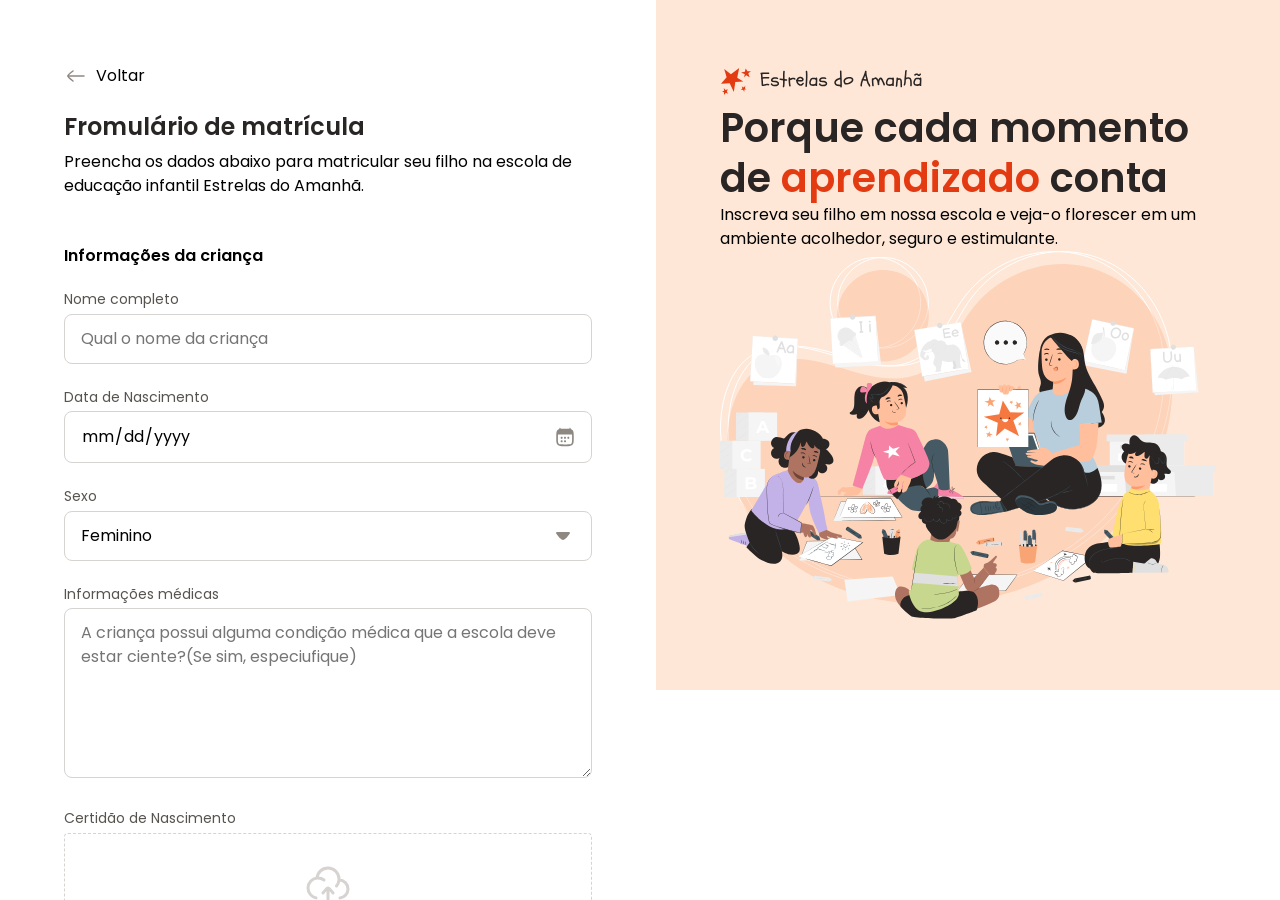
<file: Fromulário-de-matrícula/index.html>
<!DOCTYPE html>
<html lang="pt-br">
<head>
    <link rel="preconnect" href="https://fonts.googleapis.com">
    <link rel="preconnect" href="https://fonts.gstatic.com" crossorigin>
    <meta charset="UTF-8">
    <meta name="viewport" 
    content="width=device-width, initial-scale=1.0">
    <title>Estrelas do Amanhã</title>
    <link rel="stylesheet" href="style/index.css">
    <link href="https://fonts.googleapis.com/css2?family=Poppins:ital,wght@0,100;0,200;0,300;0,400;0,500;0,600;0,700;0,800;0,900;1,100;1,200;1,300;1,400;1,500;1,600;1,700;1,800;1,900&display=swap" rel="stylesheet">
</head>
<body>
    <div id="app">
        
        <main>
        
            <div class="main-container">
        
                <div class="back">
                    <img src="assets/icons/arrow-left-02.svg" alt="">
                    <span>Voltar</span>
        
                </div>
        
                <h1>Fromulário de matrícula</h1>
                <p>Preencha os dados abaixo para matricular seu 
                    filho na escola de educação infantil Estrelas 
                    do Amanhã.
                </p>
        
                <form>
        
                    <fieldset class="child-info">
        
                        <legend>Informações da criança</legend>
        
                        <div>
                            <label for="fullname">Nome completo</label>
                            <input 
                                id="fullname" 
                                type="text"
                                placeholder="Qual o nome da criança">
                        </div>
        
                        <div class="input-wrapper">
                            <label for="birth">Data de Nascimento</label>
                            <input type="date" id="birth" lang="pt-br">
                        </div>
        
                        <div class="select-wrapper">
                            <label for="gender">Sexo</label>
                            <select name="gender" id="gender">
                                <option value="female">Feminino</option>
                                <option value="male">Masculino</option>
                                <option value="na">Prefiro não responder</option>
                            </select>
                        </div>
                    
                        <div class="textarea-wrapper">
                            <label for="medical-info">Informações médicas</label>
                            <textarea name="medical-info" id="medical-info"
                                cols="30" rows="6"
                                placeholder="A criança possui alguma condição médica que a escola deve estar ciente?(Se sim, especiufique)"
                            ></textarea>
                        </div>
                    
                        <div class="droparea-wrapper">
                            <label for="birth-file">Certidão de Nascimento</label>
                            <div class="dropzone">
                                <input type="file" id="birth-file" name="birth-file">
                                
                                <svg width="48" height="48" viewBox="0 0 48 48" fill="none" xmlns="http://www.w3.org/2000/svg">
                                <path d="M34.9552 18.0221C34.97 18.022 34.985 18.022 35 18.022C39.9706 18.022 44 22.0588 44 27.0386C44 31.6796 40.5 35.5016 36 36M34.9552 18.0221C34.9848 17.6921 35 17.3579 35 17.0202C35 10.9339 30.0752 6 24 6C18.2465 6 13.5247 10.4253 13.0408 16.0638M34.9552 18.0221C34.7506 20.2952 33.8572 22.3692 32.4856 24.033M20.001 18.022C18.3295 16.7639 16.2516 16.0183 14 16.0183C13.6765 16.0183 13.3565 16.0337 13.0408 16.0638C7.96796 16.5475 4 20.8278 4 26.0366C4 30.8834 7.43552 34.9264 12 35.8546" stroke="#D6D3D1" stroke-width="3" stroke-linecap="round" stroke-linejoin="round"/>
                                <path d="M24 26V42M24 26C22.5996 26 19.9831 29.9886 19 31M24 26C25.4004 26 28.017 29.9886 29 31" stroke="#D6D3D1" stroke-width="3" stroke-linecap="round" stroke-linejoin="round"/>
                                </svg>


                                <p>
                                    Cilque aqui para <br>
                                    selecionar os arquivos
                                </p>
                            </div>
                        </div>
                    </fieldset>

                    <fieldset class="address">
                        <legend>Endereço Residencial</legend>

                        <div class="input-wrapper">
                            <label for="cep">CEP</label>
                            <input type="text" id="cep" name="cep">
                        </div>

                        <div class="flex">
                            <div class="input-wrapper flex-2">
                                <label for="street">Rua</label>
                                <input type="text" id="street" name="street"
                                value="Rua das Flores" disabled>
                            </div>

                            <div class="input-wrapper flex-1">
                                <label for="number">Número</label>
                                <input type="number" id="number" name="number">
                            </div>
                        </div>

                        <div class="flex">
                            <div class="input-wrapper flex-2">
                                <label for="city">Cidade</label>
                                <input type="text" id="city" name="city"
                                value="São Paulo" disabled>
                            </div>

                            <div class="input-wrapper flex-1">
                                <label for="state">Estado</label>
                                <input type="text" id="state" name="state" disabled>
                            </div>
                        </div>
                    </fieldset>

                    <fieldset class="guardian">
                        <legend>Imformações do resposável</legend>

                        <div class="input-wrapper">
                            <label for="guardian"> Nome do responsável</label>
                            <input type="text" id="guardian">
                            <small>
                                Principal responsável legal e 
                                contato de emergência
                            </small>
                        </div>

                        <div class="input-wrapper">
                            <label for="phone">Telefone</label>
                            <input type="tel" id="phone" name="phone"
                            placeholder="(XX) XXXXX-XXXX">
                        </div>

                        <div class="input-wrapper">
                            <label for="mail">E-mail</label>
                            <input type="email" name="mail" id="mail"
                            required>
                        

                            <div class="error">
                                <img src="assets/icons/alert-circle.svg" alt="">
                                <span>Insira um e-mail válido</span>
                            </div>
                        </div>


                    </fieldset>
                    
                    <fieldset calss="enroll-options">
                        <legend>Oções de matrícula</legend>

                        <div class="input-wrapper">
                            <label>Selecione o turno de estudo:</label>

                            <div class="radio-wrapper">
                                <div class="radio-inner">
                                    <div class="radio-img"></div>
                                        <input type="radio" name="study-shift"
                                        value="morning" 
                                        id="morning">
                                        <img src="assets/icons/sun-cloud-02.svg" 
                                        alt="">
                                        <label for="morning">Manhã</label>
                                    
                                </div>
                                <div class="radio-inner">
                                    <div class="radio-img"></div>
                                        <input type="radio" name="study-shift"
                                        value="evening" 
                                        id="evening">
                                        <img src="assets/icons/sun-02.svg" 
                                        alt="">
                                        <label for="evening">Tarde</label>
                                </div>
                            </div>
                        </div>

                        <div class="input-wrapper">
                            <label>Em qual esporte você gostaria de
                                 inscrever seu filho</label>

                            <div class="radio-wrapper">
                                <div class="radio-inner">
                                    <div class="radio-img"></div>
                                    <input type="radio" name="sport"
                                    id="football">
                                    <img src="assets/icons/football.svg" 
                                    alt="">
                                    <label for="football">Futebol</label>
                                </div>
                                <div class="radio-inner">
                                    <div class="radio-img"></div>
                                    <input type="radio" name="sport"
                                    id="basketball">
                                    <img src="assets/icons/basketball-02.svg" 
                                    alt="">
                                    <label for="basketball">Basquete</label>
                                </div>
                                <div class="radio-inner">
                                    <div class="radio-img"></div>
                                    <input type="radio" name="sport"
                                    id="swimming">
                                    <img src="assets/icons/swimming.svg" 
                                    alt="">
                                    <label for="swimming">Natação</label>
                                </div>
                                <div class="radio-inner">
                                    <div class="radio-img"></div>
                                    <input type="radio" name="sport"
                                    id="yoga">
                                    <img src="assets/icons/yoga-02.svg" 
                                    alt="">
                                    <label for="yoga">Yoga</label>
                                </div>
                                <div class="radio-inner">
                                    <div class="radio-img"></div>
                                    <input type="radio" name="sport"
                                    id="volleyball">
                                    <img src="assets/icons/volleyball.svg" 
                                    alt="">
                                    <label for="volleyball">Volley</label>
                                </div>
                                <div class="radio-inner">
                                    <div class="radio-img"></div>
                                    <input type="radio" name="sport"
                                    id="boxing">
                                    <img src="assets/icons/boxing-glove-01.svg" 
                                    alt="">
                                    <label for="boxing">Boxe</label>
                                </div>
                            </div>
                        </div>

                    </fieldset>

                    <div class="terms-wrapper input-wrapper 
                    checkbox-wrapper">
                        <div class="checkbox-img"></div>
                        <input type="checkbox" name="terms" id="terms">
                        <label for="terms">
                            Declaro que li e concordo com os <strong>Termos
                            e Condições</strong> e com a <strong>Política 
                            de Privacidade</strong> da escola Estrela 
                            do Amanhã.
                        </label>
                    </div>

                    <div class="actions-wrapper">
                        <button class="btn-secondary" type="button">
                            Salvar respostas
                        </button>

                        <button class="btn-primary">
                            Fazer matrícula
                        </button>
                    </div>
                </form>
            </div>
        </main>
        <div class="aside-container">
            <aside>
                
                <header>
                    <img src="assets/logo.svg" alt="">
                    <h2>
                        Porque cada momento de 
                        <span>aprendizado</span>
                        conta
                    </h2>
                    <p>
                        Inscreva seu filho em nossa escola 
                        e veja-o florescer em um ambiente 
                        acolhedor, seguro e estimulante.
                    </p>
                </header>
                
                <img src="assets/Illustration.svg" alt="">
            </aside>
        </div>
    </div>
</body>
</html>
</file>
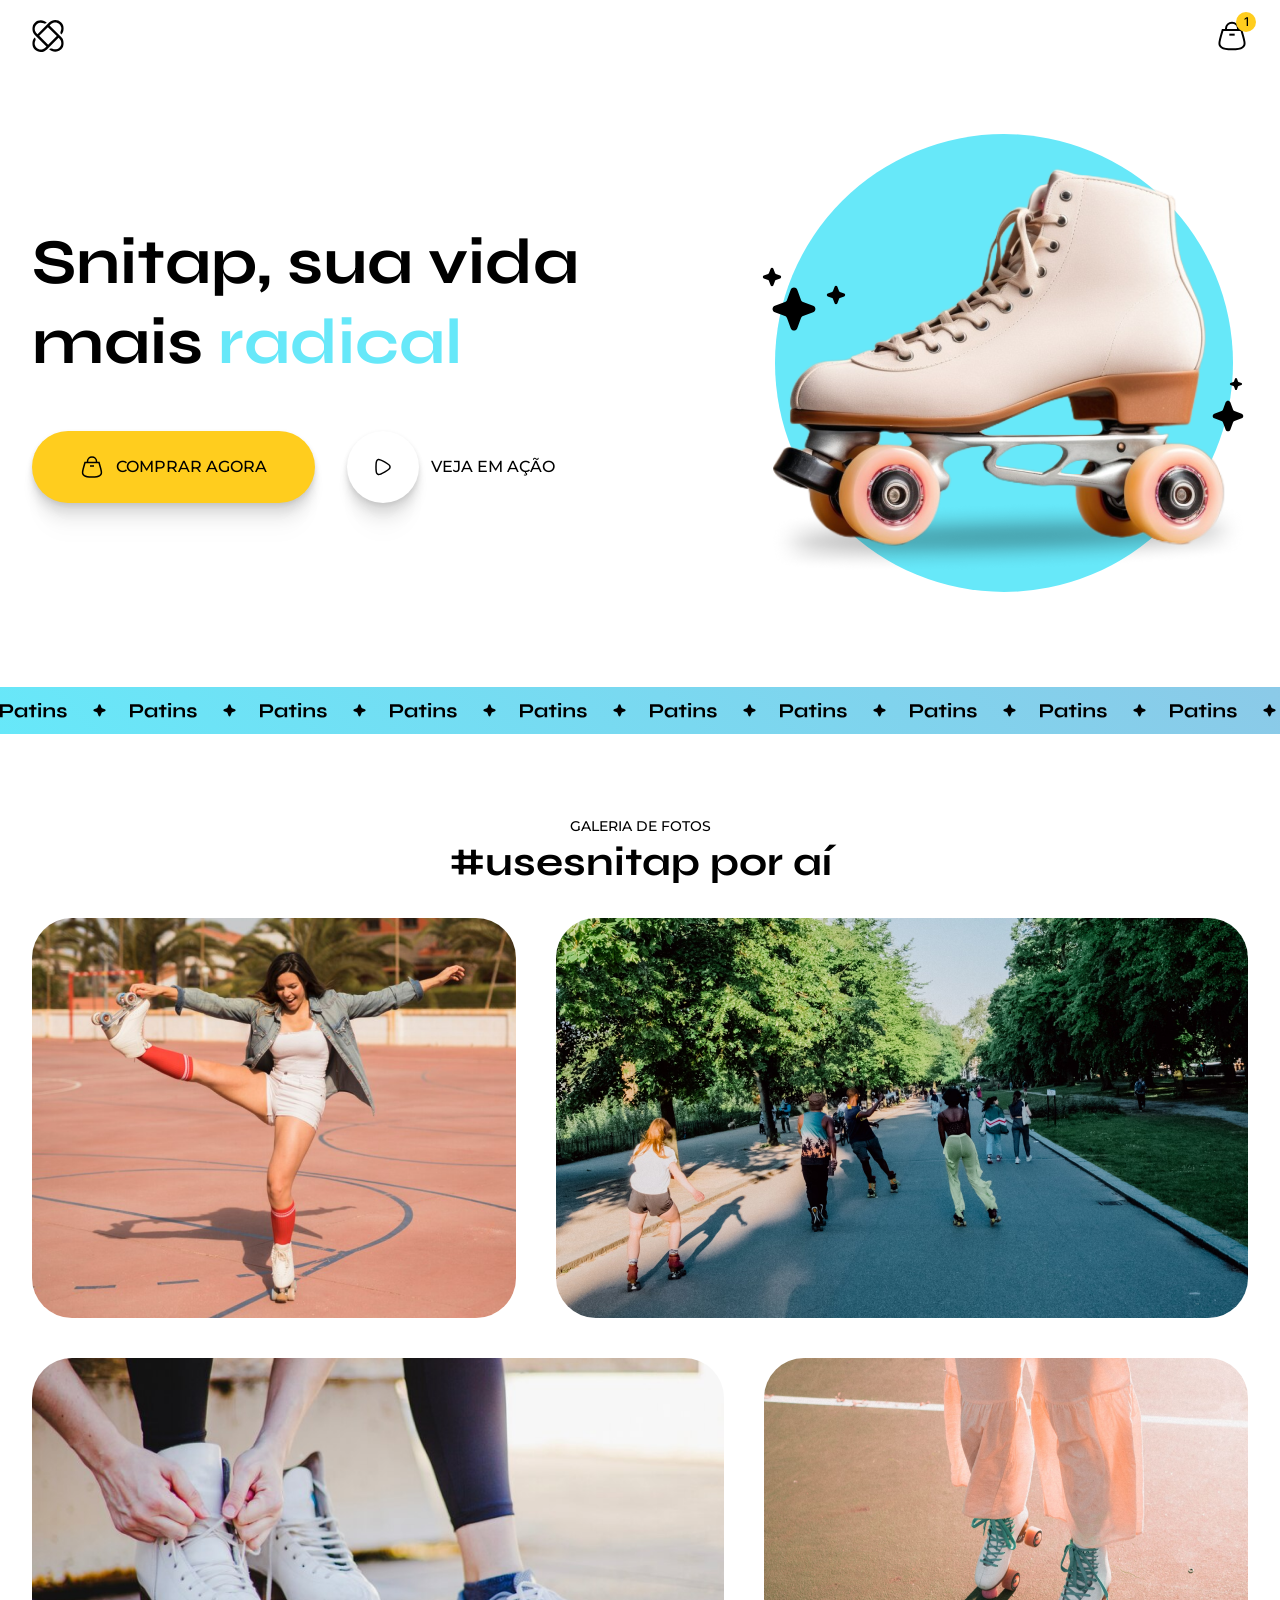
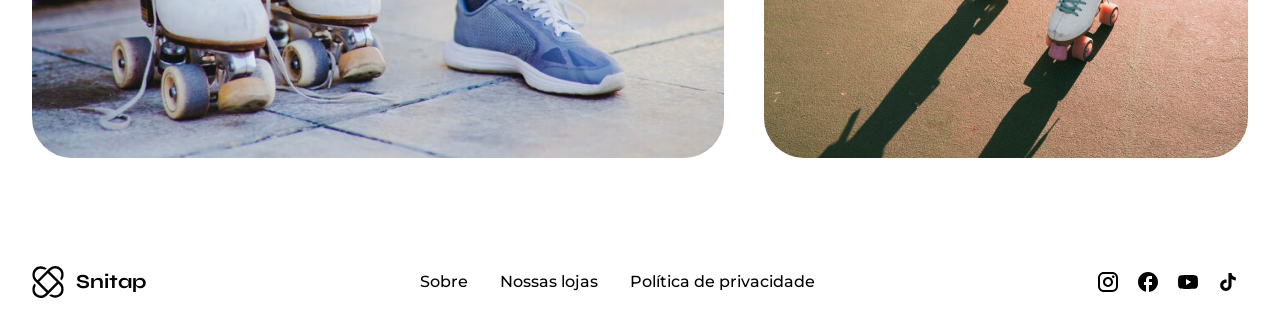
<file: Patins-animation/index.html>
<!DOCTYPE html>
<html lang="pt-br">
<head>
    <link rel="preconnect" href="https://fonts.googleapis.com">
    <link rel="preconnect" href="https://fonts.gstatic.com" crossorigin>

    <meta charset="UTF-8">
    <meta name="viewport" 
    content="width=device-width, initial-scale=1.0">
    <title>Snitap Patins</title>

    <link rel="stylesheet" href="styles/index.css">

    <link href="https://fonts.googleapis.com/css2?family=Inter:ital,opsz,wght@0,14..32,500;1,14..32,500&family=Montserrat:ital,wght@0,500;1,500&family=Syne:wght@700&display=swap" rel="stylesheet">
</head>
<body>
    <header class="top">
        <a href="#">
            <img src="assets/icons/Logo.svg">
        </a>
        <a href="#">
            <img src="assets/icons/shopping-bag.svg">
            <span>1</span>
        </a>
    </header>

    <section id="hero">
        <div>
            <h1>
                Snitap, sua vida mais
                <div>
                    <span>radical</span>
                    <span>divertida</span>
                    <span>saudável</span>
                    <span>radical</span>
                </div>
            </h1>

            <div class="buttons">
                <a href="#" class="button buy shadow">
                    <img src="assets/icons/shopping-bag.svg" alt="">
                    COMPRAR AGORA
                </a>

                <a href="#" class="button play">
                    <span class="shadow">
                        <img src="assets/icons/play.svg" alt="">
                    </span>
                    VEJA EM AÇÃO
                </a>
            </div>
        </div>

        <div>
            <div class="content">
                <img src="assets/hero/Ellipse.svg">
                <img src="assets/hero/patins-image.png">
                <img src="assets/hero/stars-1.svg">
                <img src="assets/hero/stars-2.svg">
            </div>
        </div>
    </section>

    <section id="banner">
        <div class="scroller bg-gradient">
            <div class="rolling">
                <img src="assets/banner.svg" alt="">
                <img src="assets/banner.svg" alt="">
                <img src="assets/banner.svg" alt="">
                <img src="assets/banner.svg" alt="">
                <img src="assets/banner.svg" alt="">
                <img src="assets/banner.svg" alt="">
                <img src="assets/banner.svg" alt="">
                <img src="assets/banner.svg" alt="">
                <img src="assets/banner.svg" alt="">
                <img src="assets/banner.svg" alt="">
                <img src="assets/banner.svg" alt="">
                <img src="assets/banner.svg" alt="">
                <img src="assets/banner.svg" alt="">
                <img src="assets/banner.svg" alt="">
                <img src="assets/banner.svg" alt="">
                <img src="assets/banner.svg" alt="">
                <img src="assets/banner.svg" alt="">
                <img src="assets/banner.svg" alt="">
                <img src="assets/banner.svg" alt="">
                <img src="assets/banner.svg" alt="">
                <img src="assets/banner.svg" alt="">
                <img src="assets/banner.svg" alt="">
                <img src="assets/banner.svg" alt="">
                <img src="assets/banner.svg" alt="">
                <img src="assets/banner.svg" alt="">
                <img src="assets/banner.svg" alt="">
                <img src="assets/banner.svg" alt="">
                <img src="assets/banner.svg" alt="">
                <img src="assets/banner.svg" alt="">
                <img src="assets/banner.svg" alt="">
                <img src="assets/banner.svg" alt="">
                <img src="assets/banner.svg" alt="">
                <img src="assets/banner.svg" alt="">
                <img src="assets/banner.svg" alt="">
                <img src="assets/banner.svg" alt="">
                <img src="assets/banner.svg" alt="">
                <img src="assets/banner.svg" alt="">
                <img src="assets/banner.svg" alt="">
                <img src="assets/banner.svg" alt="">
                <img src="assets/banner.svg" alt="">
                <img src="assets/banner.svg" alt="">
                <img src="assets/banner.svg" alt="">
                <img src="assets/banner.svg" alt="">
            </div>
        </div>
    </section>

    <section id="gallery">
        <header>
            <span>
                GALERIA DE FOTOS
            </span>
            <h2>
                #usesnitap por aí
            </h2>
        </header>

        <div class="content">
            <figure>
                <img src="assets/01.png" alt="">
                <figcaption>
                    <img src="assets/icons/person.svg" alt="">
                    <span>@laviniapereira</span>
                </figcaption>
            </figure>

            <figure data-delay>
                <img src="assets/02.png" alt="">
                <figcaption>
                    <img src="assets/icons/person.svg" alt="">
                    <span>@lucassantos</span>
                </figcaption>
            </figure>

            <figure>
                <img src="assets/03.png" alt="">
                <figcaption>
                    <img src="assets/icons/person.svg" alt="">
                    <span>@theresacomt</span>
                </figcaption>
            </figure>

            <figure data-delay>
                <img src="assets/04.png" alt="">
                <figcaption>
                    <img src="assets/icons/person.svg" alt="">
                    <span>@carolzinha_</span>
                </figcaption>
            </figure>
        </div>
    </section>

    <footer>
        <div class="logo">
            <img src="assets/icons/Logo.svg" alt="">
            Snitap
        </div>

        <nav>
            <a href="#">Sobre</a>
            <a href="#">Nossas lojas</a>
            <a href="#">Política de privacidade</a>
        </nav>

        <div class="social-links">
            <a href="#" title="istagram">
                <img src="assets/icons/instagram.svg" alt="">
            </a>

            <a href="#" title="facebook">
                <img src="assets/icons/facebook.svg" alt="">
            </a>

            <a href="#" title="youtube">
                <img src="assets/icons/youtube.svg" alt="">
            </a>

            <a href="#" title="tiktok">
                <img src="assets/icons/tiktok.svg" alt="">
            </a>
        </div>
    </footer>

</body>
</html>
</file>
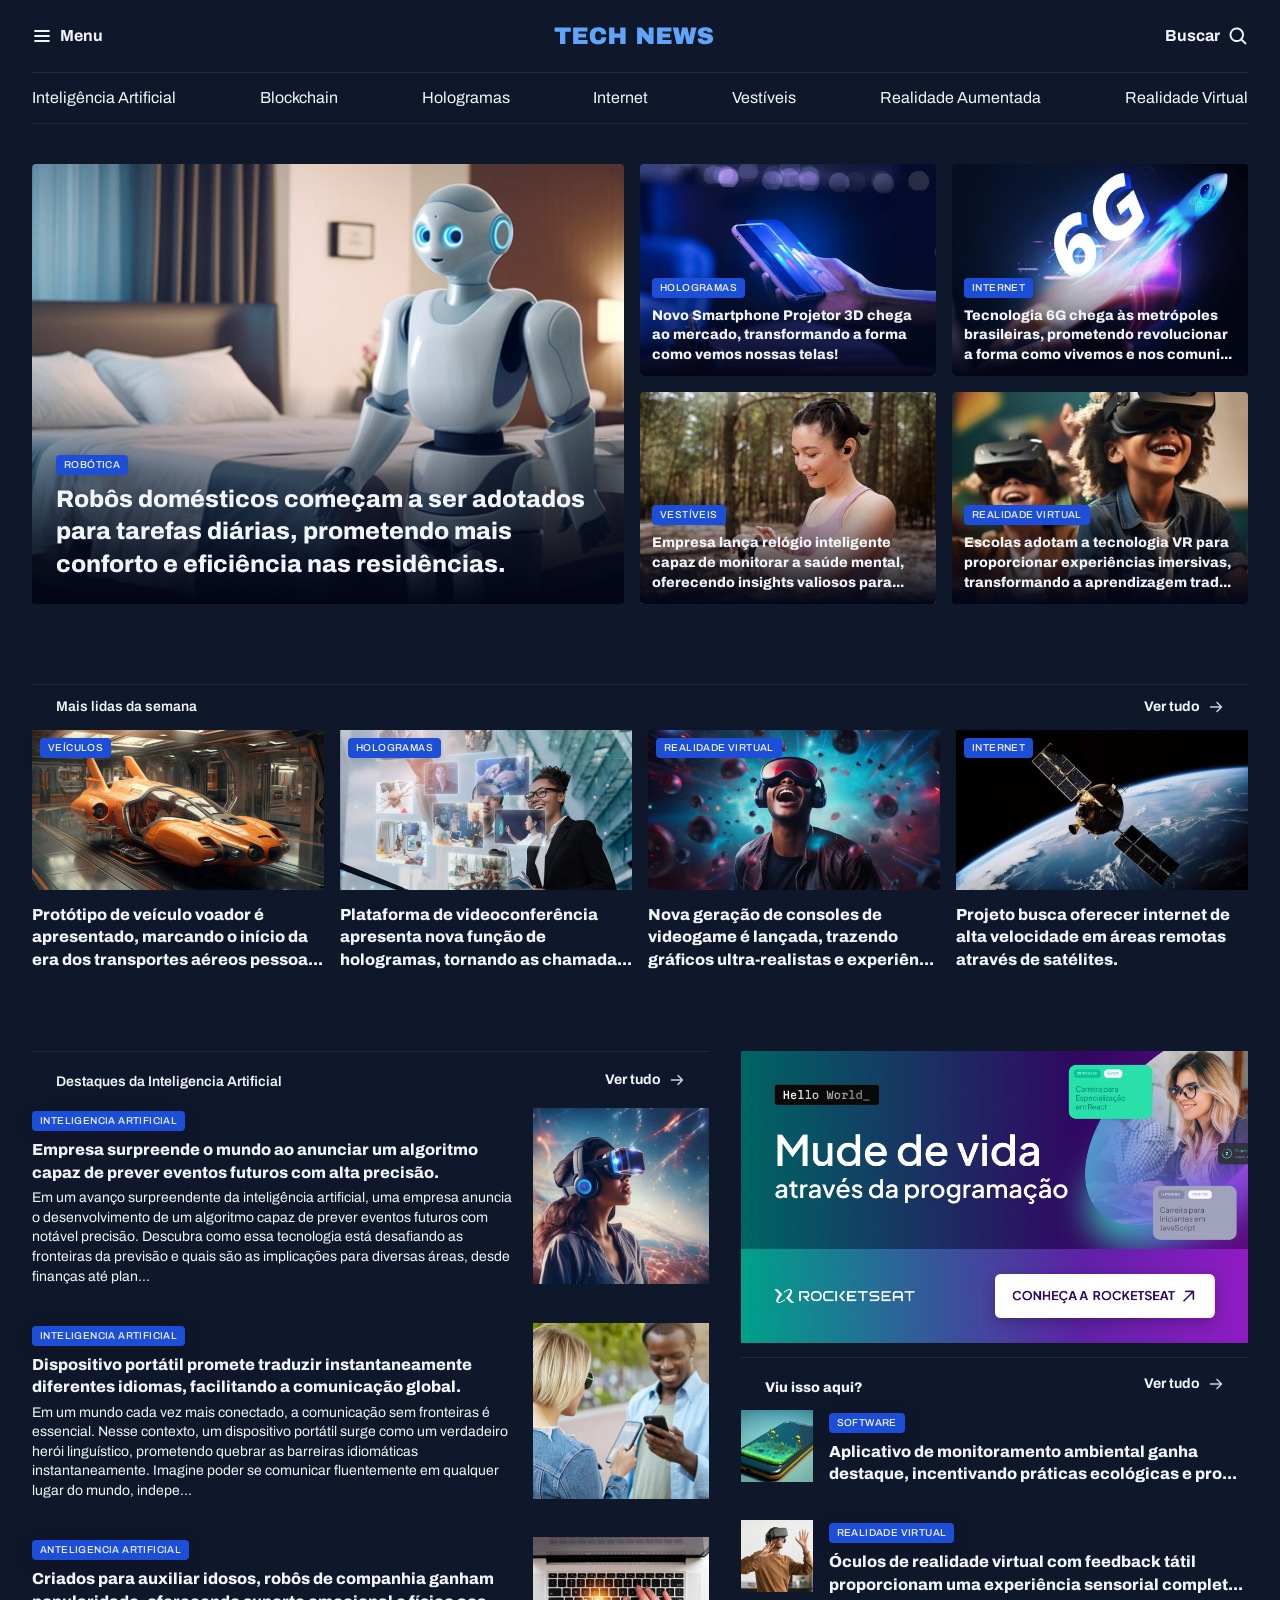
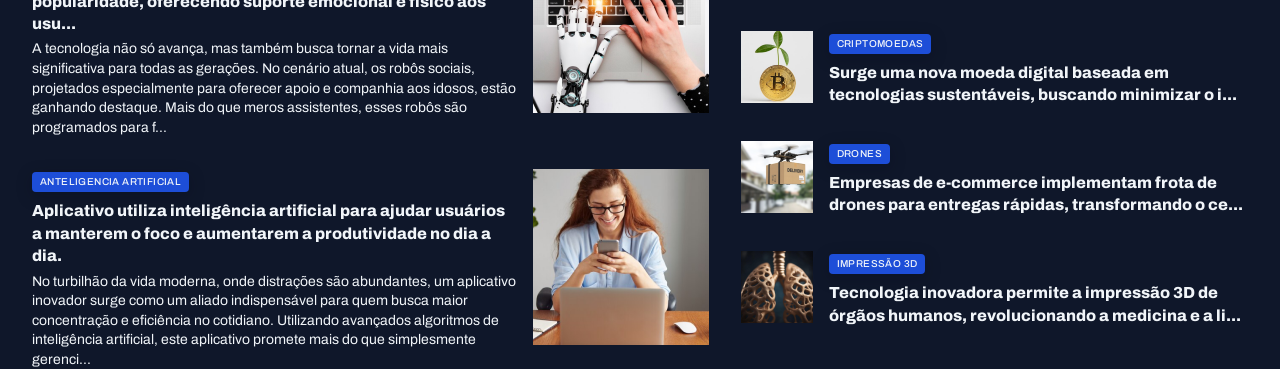
<file: Portal-de-notícias/index.html>
<!DOCTYPE html>
<html lang="pt-br">
<head>
    <link rel="preconnect" href="https://fonts.googleapis.com">
    <link rel="preconnect" href="https://fonts.gstatic.com" crossorigin>
    <meta charset="UTF-8">
    <meta name="viewport"
    content="width=device-width, initial-scale=1.0">
    <title>Portal de Notícias</title>
    <link rel="stylesheet" href="styles/index.css">
    <link href="https://fonts.googleapis.com/css2?family=Archivo:ital,wght@0,100..900;1,100..900&display=swap" rel="stylesheet">
</head>
<body>
    <header class="container">
        <nav id="primary" class="grid grid-flow-col">
            <div>
                <img src="assets/icons/List.svg" alt="Menu">
                <strong>Menu</strong>
            </div>
            <div>
                <img src="assets/Logo.svg" alt="TechNews logo">
            </div>
            <div>
                <strong>Buscar</strong>
                <img src="assets/icons/MagnifyingGlass.svg" alt="Lupa">
            </div>
        </nav>
        <nav id="secondary" class="grid grid-flow-col">
            <a href="#">Inteligência Artificial</a>
            <a href="#">Blockchain</a>
            <a href="#">Hologramas</a>
            <a href="#">Internet</a>
            <a href="#">Vestíveis</a>
            <a href="#">Realidade Aumentada</a>
            <a href="#">Realidade  Virtual</a>
        </nav>
    </header>
    <main class="grid container">
        <section id="featured" class="grid grid-flow-col gap-16">
            <figure class="card">
                <img src="assets/imagens/Image 01.png" alt="">
                <figcaption>
                    <span class="content-tag">robótica</span>
                    <h2 class="text-2xl">
                        Robôs domésticos começam a ser adotados para tarefas 
                        diárias, prometendo mais conforto e eficiência nas 
                        residências.
                    </h2>
                </figcaption>
            </figure>
            <div class="grid grid-cols-2 gap-16">
                <figure class="card">
                    <img src="assets/imagens/Image 02.png" alt="Novo Smartphone Projetor 3D chega ao mercado, transformando a forma como vemos nossas telas!">
                    <figcaption>
                        <span class="content-tag">hologramas</span>
                        <h2 class="text-lg">
                            Novo Smartphone Projetor 3D chega ao mercado,
                            transformando a forma como vemos nossas telas!
                        </h2>
                        </figcaption>
                </figure>
                <figure class="card">
                    <img src="assets/imagens/Image 03.png" alt="">
                    <figcaption>
                        <span class="content-tag">internet</span>
                        <h2 class="text-lg">
                            Tecnologia 6G chega às metrópoles 
                            brasileiras, prometendo revolucionar 
                            a forma como vivemos e nos comuni...
                        </h2>
                    </figcaption>
                </figure>
                <figure class="card">
                    <img src="assets/imagens/Image 04.png" alt="">
                    <figcaption>
                        <span class="content-tag">vestíveis</span>
                        <h2 class="text-lg">
                            Empresa lança relógio inteligente capaz de 
                            monitorar a saúde mental, oferecendo insights 
                            valiosos para...
                        </h2>
                    </figcaption>
                </figure>
                <figure class="card">
                    <img src="assets/imagens/Image 05.png" alt="">
                    <figcaption>
                        <span class="content-tag">realidade virtual</span>
                        <h2 class="text-lg">
                            Escolas adotam a tecnologia VR para 
                            proporcionar experiências imersivas, 
                            transformando a aprendizagem trad...
                        </h2>
                    </figcaption>
                </figure>
            </div>
        </section>
        <section id="weekly">
            <header class="grid grid-flow-col">
                <h3>
                    Mais lidas da semana
                </h3>
                <a href="#" class="grid grid-flow-col">
                    <strong>Ver tudo</strong>
                    <span></span>
                </a>
            </header>
            <div class="grid gap-16">
                <figure>
                    <span class="content-tag">Veículos</span>
                    <img src="assets/imagens/Image 06.png" alt="Protótipo de veículo voador é apresentado, marcando o início da era dos transportes aéreos pessoais.">
                    <p>
                        Protótipo de veículo voador é apresentado, 
                        marcando o início da era dos transportes 
                        aéreos pessoa...
                    </p>
                </figure>
                <figure>
                    <span class="content-tag">hologramas</span>
                    <img src="assets/imagens/Image 07.png" alt="Plataforma de videoconferência apresenta nova função de hologramas, tornando as chamadas virtuais mais realistas e envolventes.">
                    <p>
                        Plataforma de videoconferência apresenta 
                        nova função de hologramas, tornando as 
                        chamada...
                    </p>
                </figure>
                <figure>
                    <span class="content-tag">realidade virtual</span>
                    <img src="assets/imagens/Image 08.png" alt="Nova geração de consoles de videogame é lançada, trazendo gráficos ultra-realistas e experiências de jogo totalmente envolventes.">
                    <p>
                        Nova geração de consoles de videogame é lançada, 
                        trazendo gráficos ultra-realistas e experiên...
                    </p>
                </figure>
                <figure>
                    <span class="content-tag">internet</span>
                    <img src="assets/imagens/Image 09.png" alt="Projeto busca oferecer internet de alta velocidade em áreas remotas através de satélites.">
                    <p>
                        Projeto busca oferecer internet de 
                        alta velocidade em áreas remotas através de satélites.
                </figure>
            </div>
        </section>
        <section id="ai">
            <header class="grid grid-flow-col">
                <h3>Destaques da Inteligencia Artificial</h3>
                <a href="#" class="grid grid-flow-col">
                    <strong>Ver tudo</strong>
                    <span></span>
                </a>
            </header>
            <div class="grid gap-32">
                <article class="grid grid-flow-col gap-16">
                    <div>
                        <span class="content-tag">inteligencia artificial</span>
                        <h3 class="text-xl">
                            Empresa surpreende o mundo ao anunciar 
                            um algoritmo capaz de prever eventos futuros 
                            com alta precisão.
                        </h3>
                        <p class="text-sm">
                            Em um avanço surpreendente da inteligência 
                            artificial, uma empresa anuncia o 
                            desenvolvimento de um algoritmo capaz de 
                            prever eventos futuros com notável precisão. 
                            Descubra como essa tecnologia está 
                            desafiando as fronteiras da previsão e quais 
                            são as implicações para diversas áreas, desde 
                            finanças até plan...
                        </p>
                    </div>
                    <div>
                        <img src="assets/imagens/Image 10.png" alt="">
                    </div>
                </article>
                <article class="grid grid-flow-col gap-16">
                    <div>
                        <span class="content-tag">
                            inteligencia artificial</span>
                        <h3 class="text-xl">
                            Dispositivo portátil promete traduzir 
                            instantaneamente diferentes idiomas, 
                            facilitando a comunicação global.
                        </h3>
                        <p class="text-sm">
                            Em um mundo cada vez mais conectado, a 
                            comunicação sem fronteiras é essencial. 
                            Nesse contexto, um dispositivo portátil 
                            surge como um verdadeiro herói linguístico, 
                            prometendo quebrar as barreiras idiomáticas 
                            instantaneamente. Imagine poder se comunicar 
                            fluentemente em qualquer lugar do mundo, indepe...
                        </p>
                    </div>
                    <div>
                        <img src="assets/imagens/Image 11.png" alt="">
                    </div>
                </article>
                <article class="grid grid-flow-col gap-16">
                    <div>
                        <span class="content-tag">anteligencia artificial</span>
                        <h3 class="text-xl">
                            Criados para auxiliar idosos, robôs de companhia 
                            ganham popularidade, oferecendo suporte emocional 
                            e físico aos usu...
                        </h3>
                        <p class="text-sm">
                            A tecnologia não só avança, mas também busca tornar
                            a vida mais significativa para todas as gerações. 
                            No cenário atual, os robôs sociais, projetados 
                            especialmente para oferecer apoio e companhia aos 
                            idosos, estão ganhando destaque. Mais do que meros 
                            assistentes, esses robôs são programados para f...
                        </p>
                    </div>
                    <div>
                        <img src="assets/imagens/Image 12.png" alt="">
                    </div>
                </article>
                <article class="grid grid-flow-col gap-16">
                    <div>
                        <span class="content-tag">anteligencia artificial</span>
                        <h3 class="text-xl">
                            Aplicativo utiliza inteligência artificial para 
                            ajudar usuários a manterem o foco e aumentarem 
                            a produtividade no dia a dia.
                        </h3>
                        <p class="text-sm">
                            No turbilhão da vida moderna, onde distrações são
                            abundantes, um aplicativo inovador surge como um 
                            aliado indispensável para quem busca maior 
                            concentração e eficiência no cotidiano. Utilizando 
                            avançados algoritmos de inteligência artificial, 
                            este aplicativo promete mais do que 
                            simplesmente gerenci...
                        </p>
                    </div>
                    <div>
                        <img src="assets/imagens/Image 13.png" alt="">
                    </div>
                </article>
            </div>
        </section>          
        <aside>
            <div id="ads">
                <img src="assets/Ads.png" alt="">
            </div>
            <section id="more">
                <header class="grid grid-flow-col">
                    <h3 class="text-lg">Viu isso aqui?</h3>
                    <a href="#" class="grid grid-flow-col">
                    <strong>Ver tudo</strong>
                    <span></span>
                    </a>
                </header>
                <div class="grid gap-32">
                    <article class="grid grid-flow-col gap-16">
                        <div>
                            <img src="assets/imagens/Image 14.png" alt="">
                        </div>
                        <div>
                            <span class="content-tag">software</span>
                            <h3 class="text-xl">
                                Aplicativo de monitoramento ambiental ganha 
                                destaque, incentivando práticas ecológicas 
                                e pro...
                            </h3>
                        </div>
                    </article>
                    <article class="grid grid-flow-col gap-16">
                        <div>
                            <img src="assets/imagens/Image 15.png" alt="">
                        </div>
                        <div>
                            <span class="content-tag">realidade virtual</span>
                            <h3 class="text-xl">
                                Óculos de realidade virtual com feedback 
                                tátil proporcionam uma experiência 
                                sensorial complet...
                            </h3>
                        </div>
                    </article>
                    <article class="grid grid-flow-col gap-16">
                        <div>
                            <img src="assets/imagens/Image 16.png" alt="">
                        </div>
                        <div>
                            <span class="content-tag">criptomoedas</span>
                            <h3 class="text-xl">
                                Surge uma nova moeda digital baseada em 
                                tecnologias sustentáveis, buscando 
                                minimizar o i...
                            </h3>
                        </div>
                    </article>
                    <article class="grid grid-flow-col gap-16">
                        <div>
                            <img src="assets/imagens/Image 17.png" alt="">
                        </div>
                        <div>
                            <span class="content-tag">drones</span>
                            <h3 class="text-xl">
                                Empresas de e-commerce implementam 
                                frota de drones para entregas rápidas, 
                                transformando o ce...
                            </h3>
                        </div>
                    </article>
                    <article class="grid grid-flow-col gap-16">
                        <div>
                            <img src="assets/imagens/Image 18.png" alt="">
                        </div>
                        <div>
                            <span class="content-tag">impressão 3d</span>
                            <h3 class="text-xl">
                                Tecnologia inovadora permite a impressão 
                                3D de órgãos humanos, revolucionando a 
                                medicina e a li...
                            </h3>
                        </div>
                    </article>
                </div>
            </section>
        </aside>
    </main>
</body>
</html>
</file>
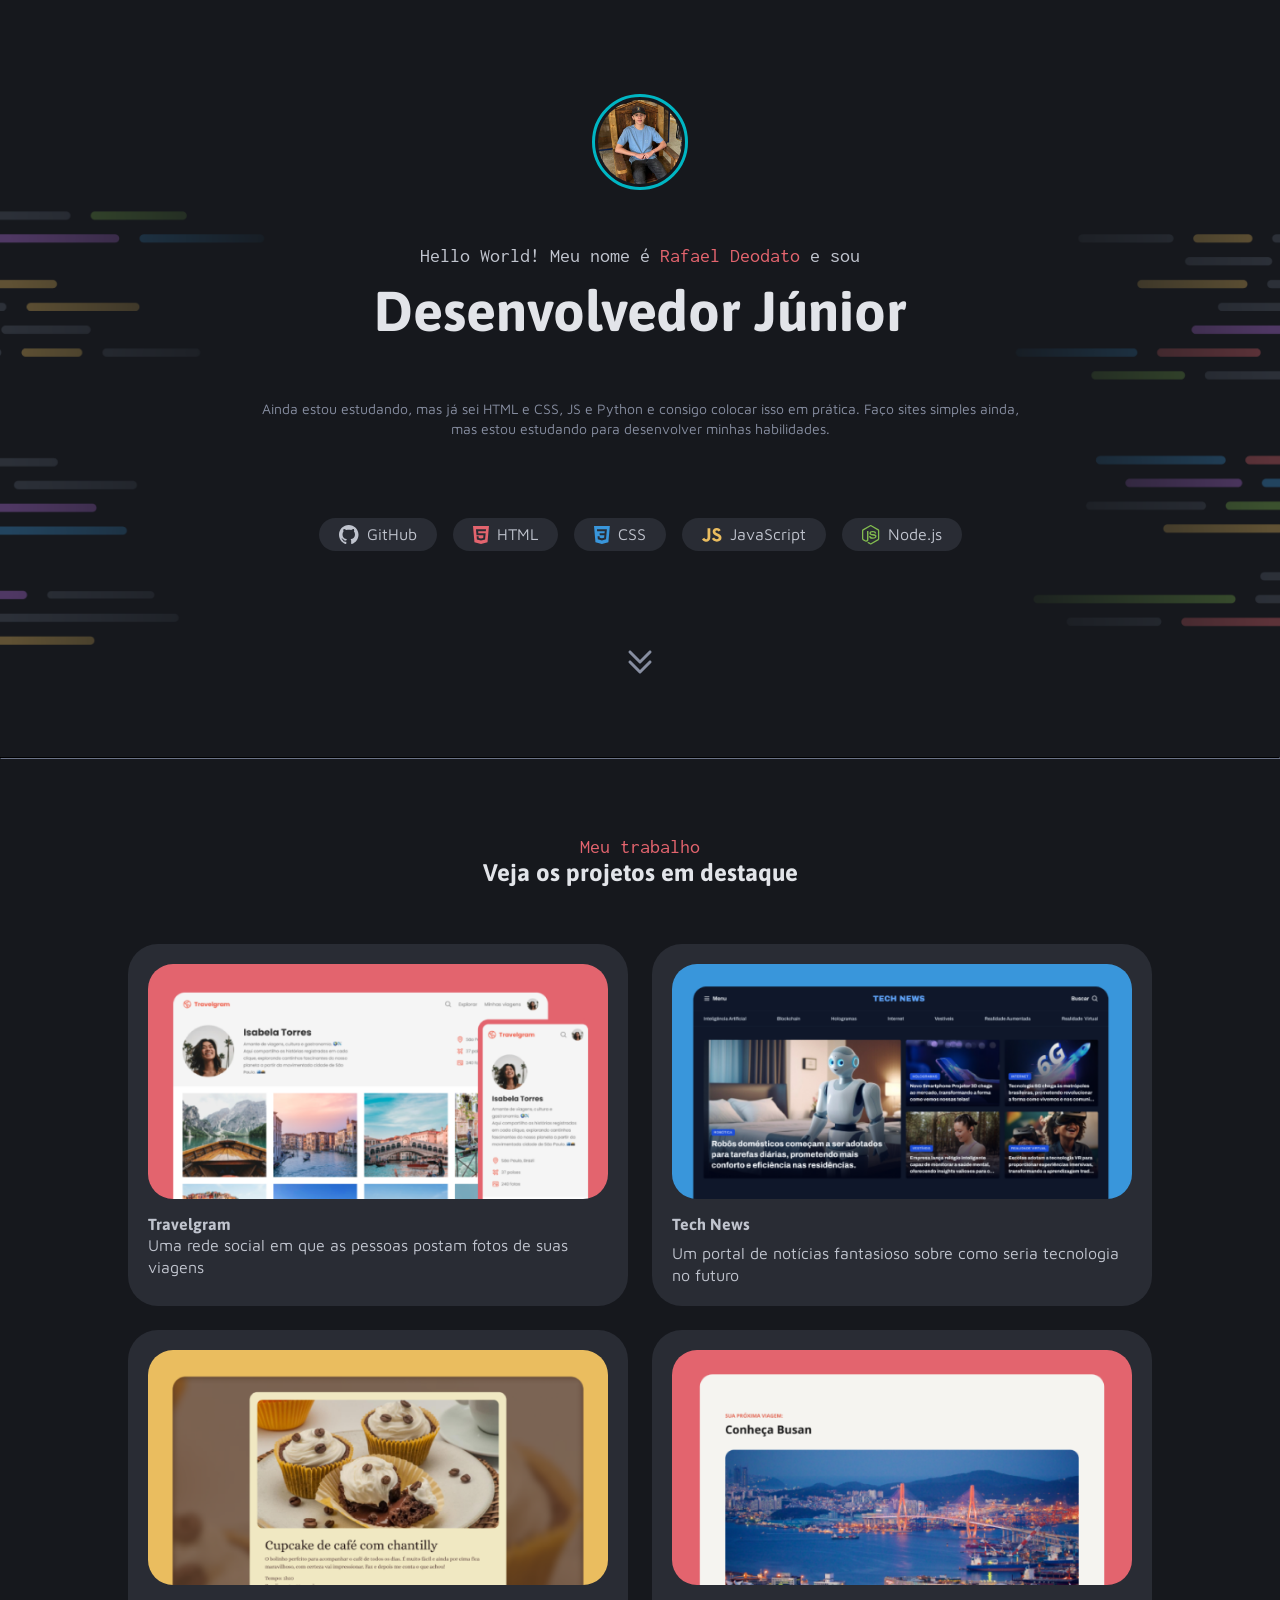
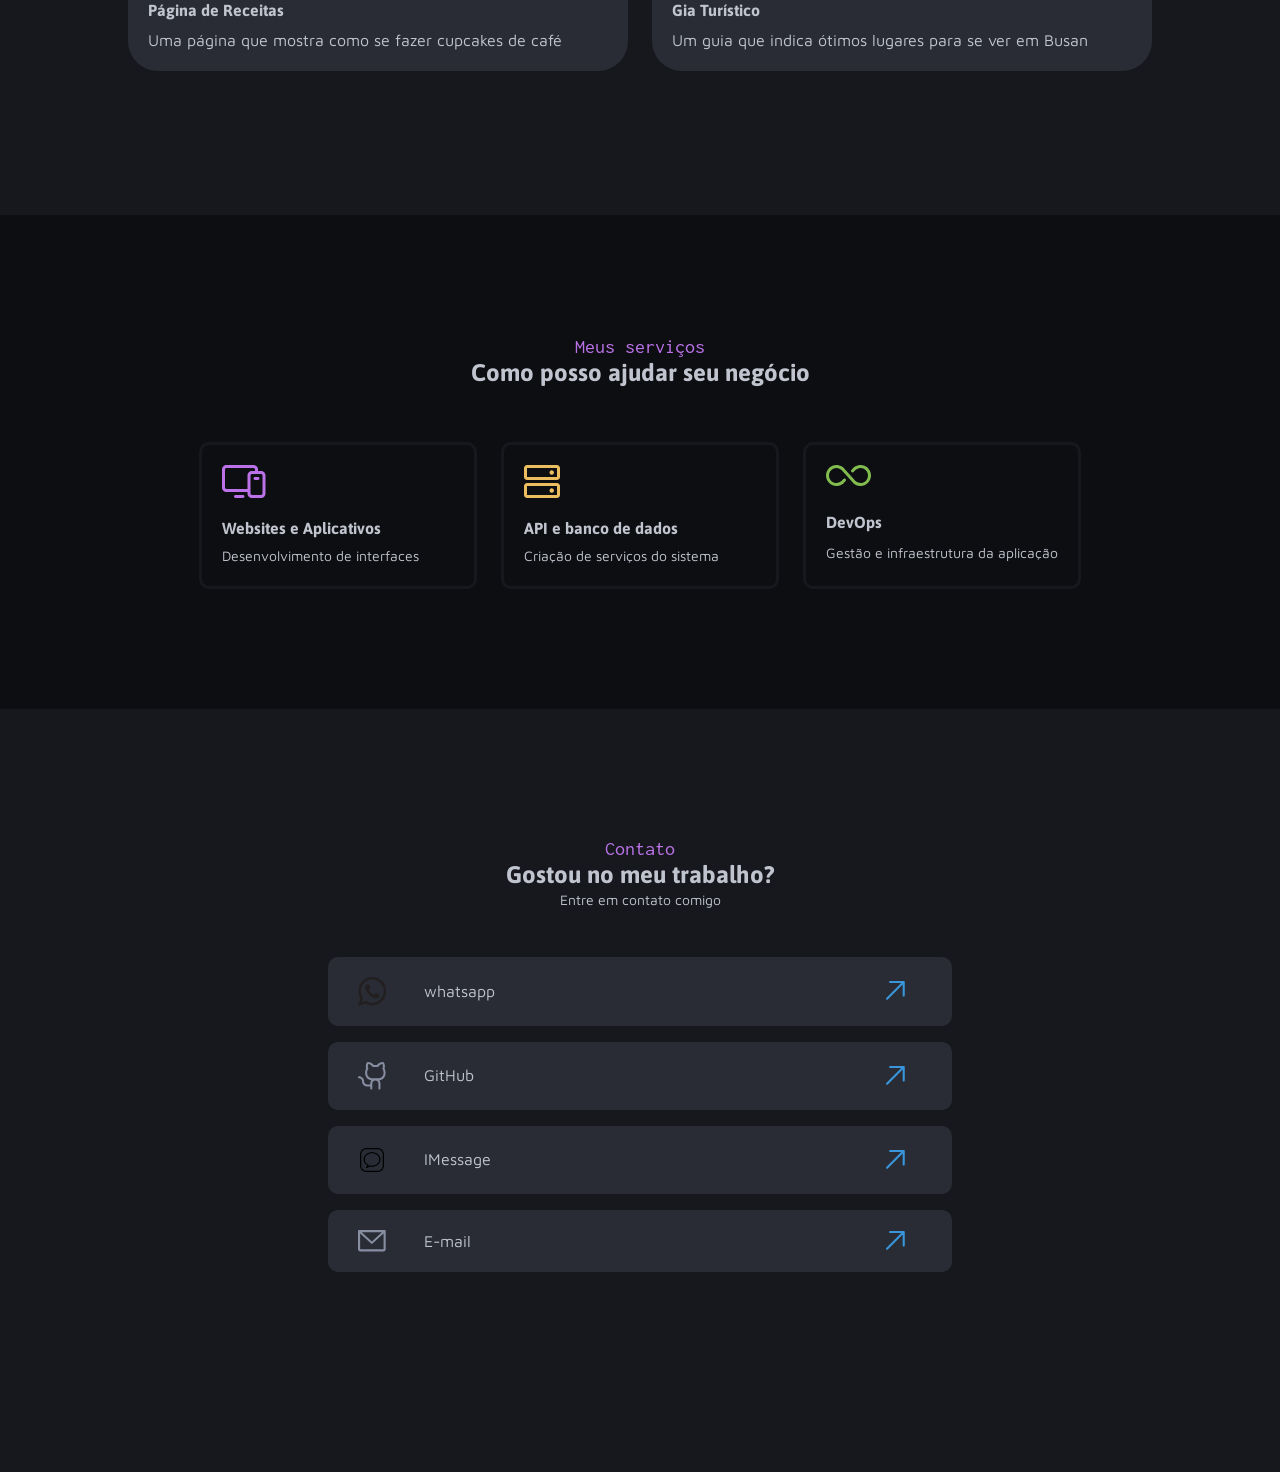
<file: Portifolio-dev/index.html>
<!DOCTYPE html>
<html lang="pt-br">
<head>
    <link rel="preconnect" href="https://fonts.googleapis.com">
    <link rel="preconnect" href="https://fonts.gstatic.com" crossorigin>
    <meta charset="UTF-8">
    <meta name="viewport" 
    content="width=device-width, initial-scale=1.0">
    <title>Portifólio Dev</title>
    <link rel="stylesheet" href="styles/index.css">
    <link 
    href="https://fonts.googleapis.com/css2?family=Asap:wght@700&display=swap" 
    rel="stylesheet">
    <link 
    href="https://fonts.googleapis.com/css2?family=Inconsolata&display=swap"
    rel="stylesheet">
    <link 
    href="https://fonts.googleapis.com/css2?family=Maven+Pro&display=swap"
    rel="stylesheet">
</head>
<body>
    <header>
        <div>
            <figure>
                <img src="assets/img/img-perfil.png" alt="imagem de perfil">
            </figure>
            <p>
                Hello World! Meu nome é 
                <span class="destaque-r">Rafael Deodato</span>
                 e sou
            </p>
            <h1 class="h1">
                Desenvolvedor Júnior
            </h1>
            <p class="text-sm">
                Ainda estou estudando, mas já sei 
                HTML e CSS, JS e Python e consigo
                colocar isso em prática. Faço sites 
                simples ainda, mas estou estudando 
                para desenvolver minhas habilidades.
            </p>
        </div>
        <nav class="gap-16">
            <a href="https://github.com/dashboard" 
            target="_blank">
                <span>
                    <img src="assets/icons/GitHub.svg" alt="">
                    GitHub
                </span>
            </a>
            <a href="#">
                <span>
                    <img src="assets/icons/HTML.svg" alt="">
                    HTML
                </span>
            </a>
            <a href="#">
                <span>
                    <img src="assets/icons/CSS.svg" alt="">
                    CSS
                </span>
            </a>
            <a href="#">
                <span>
                    <img src="assets/icons/JavaScript.svg" alt="">
                    JavaScript
                </span>
            </a>
            <a href="#">
                <span>
                    <img src="assets/icons/Node.js.svg" alt="">
                    Node.js
                </span>
            </a>
        </nav>
            <div class="grid gap-16">
                <a href=""><img src="assets/icons/CaretDoubleDown.svg" alt=""></a>
                <nav id="hidden" class="grid">
                    <a href="#Meus projetos">Meus Projetos</a>
                    <a href="#Meus serviços">Meus Serviços</a>
                    <a href="#Contato">Contato</a>
                </nav>
            </div>
    </header>
    <hr>
    <main id="Meus projetos">
        <p class="destaque-r center">Meu trabalho</p>
        <h2 class="h2 center">Veja os projetos em destaque</h2>
        <div class="grid grid-cols gap-24">
            <a href="">
                <span>
                    <figure class="grid gap-16">
                        <img src="assets/img/Thumbnail_Project-01.png" alt="">
                        <figcaption class="grid">
                            <h3 class="h3">Travelgram</h3>
                            <p>
                                Uma rede social em que as pessoas
                                postam fotos de suas viagens
                            </p>
                        </figcaption>
                    </figure>
                </span>
            </a>
            <a href="#">
                    <figure class="grid gap-16">
                        <img src="assets/img/Thumbnail_Project-02.png" alt="">
                        <figcaption class="grid gap-8">
                            <h3 class="h3">Tech News</h3>
                            <p>
                                Um portal de notícias fantasioso
                                sobre como seria tecnologia no futuro
                            </p>
                        </figcaption>
                    </figure>
            </a>
            <a href="#">
                <figure class="grid gap-16">
                    <img src="assets/img/Thumbnail_Project-03.png" alt="">
                    <figcaption class="grid gap-8">
                        <h3 class="h3">Página de Receitas</h3>
                        <p>
                            Uma página que mostra como se fazer
                            cupcakes de café
                        </p>
                    </figcaption>
                </figure>
            </a>
            <a href="#">
                <figure class="grid gap-16">
                    <img src="assets/img/Thumbnail_Project-06.png" alt="">
                    <figcaption class="grid gap-8">
                        <h3 class="h3">Gia Turístico</h3>
                        <p>
                            Um guia que indica ótimos lugares
                            para se ver em Busan
                        </p>
                    </figcaption>
                </figure>
            </a>
        </div>
    </main>
    <aside id="Meus serviços" class="grid">
        <p class="center text-lg destaque-p">Meus serviços</p>
        <h2 class="center h2">Como posso ajudar seu negócio</h2>
        <div class="grid grid-cols-2 gap-24">
            <span class=" grid gap-16">
                <figure>
                    <img src="assets/icons/Devices.svg" alt="">
                </figure>
                <figcaption class="grid gap-8">
                    <h3 class="h3">Websites e Aplicativos</h3>
                    <p class="text-sm">Desenvolvimento de 
                        interfaces</p>
                </figcaption>
            </span>
            <span class="grid gap-16">
                <figure>
                    <img src="assets/icons/HardDrives.svg" alt="">
                </figure>
                <figcaption class="grid gap-8">
                    <h3 class="h3">API e banco de dados</h3>
                    <p class="text-sm">Criação de serviços 
                        do sistema</p>
                </figcaption>
            </span>
            <span class=" grid gap-16">
                <figure>
                    <img src="assets/icons/Infinity.svg" alt="">
                </figure>
                <figcaption class="grid gap-8">
                    <h3 class="h3">DevOps</h3>
                    <p class="text-sm">Gestão e infraestrutura
                         da aplicação</p>
                </figcaption>
            </span>
        </div>
    </aside>
    <footer id="Contato">
        <p class="text-lg destaque-p center">Contato</p>
        <h2 class="h2 center">Gostou no meu trabalho?</h3>
        <p class="text-sm center">Entre em contato comigo</p>
        <section class="grid gap-16" >
            <div class="grid">
                <a class="grid" href="#">
                        <img src="assets/icons/whatsapp.png" alt="">
                        <p>whatsapp</p>
                    <img class="arrow" src="assets/icons/ArrowUpRight.svg" alt="">
                </a>
            </div>
            <div>
                <a class="grid" href="#">
                        <img src="assets/icons/GitHub-2.svg" alt="">
                        <p>GitHub</p>
                    <img class="arrow" src="assets/icons/ArrowUpRight.svg" alt="">
                </a>
            </div>
            <div>
                <a class="grid" href="#">
                        <img src="assets/icons/image.png" alt="">
                        <p>IMessage</p>
                    <img class="arrow" src="assets/icons/ArrowUpRight.svg" alt="">
                </a>
            </div>
            <div>
                <a class="grid" href="#">
                    <img src="assets/icons/E-mail.svg" alt="">
                    <p>E-mail</p>
                    <img class="arrow" src="assets/icons/ArrowUpRight.svg" alt="">
                </a>
            </div>
        </section>
    </footer>
</body>
</html>
</file>
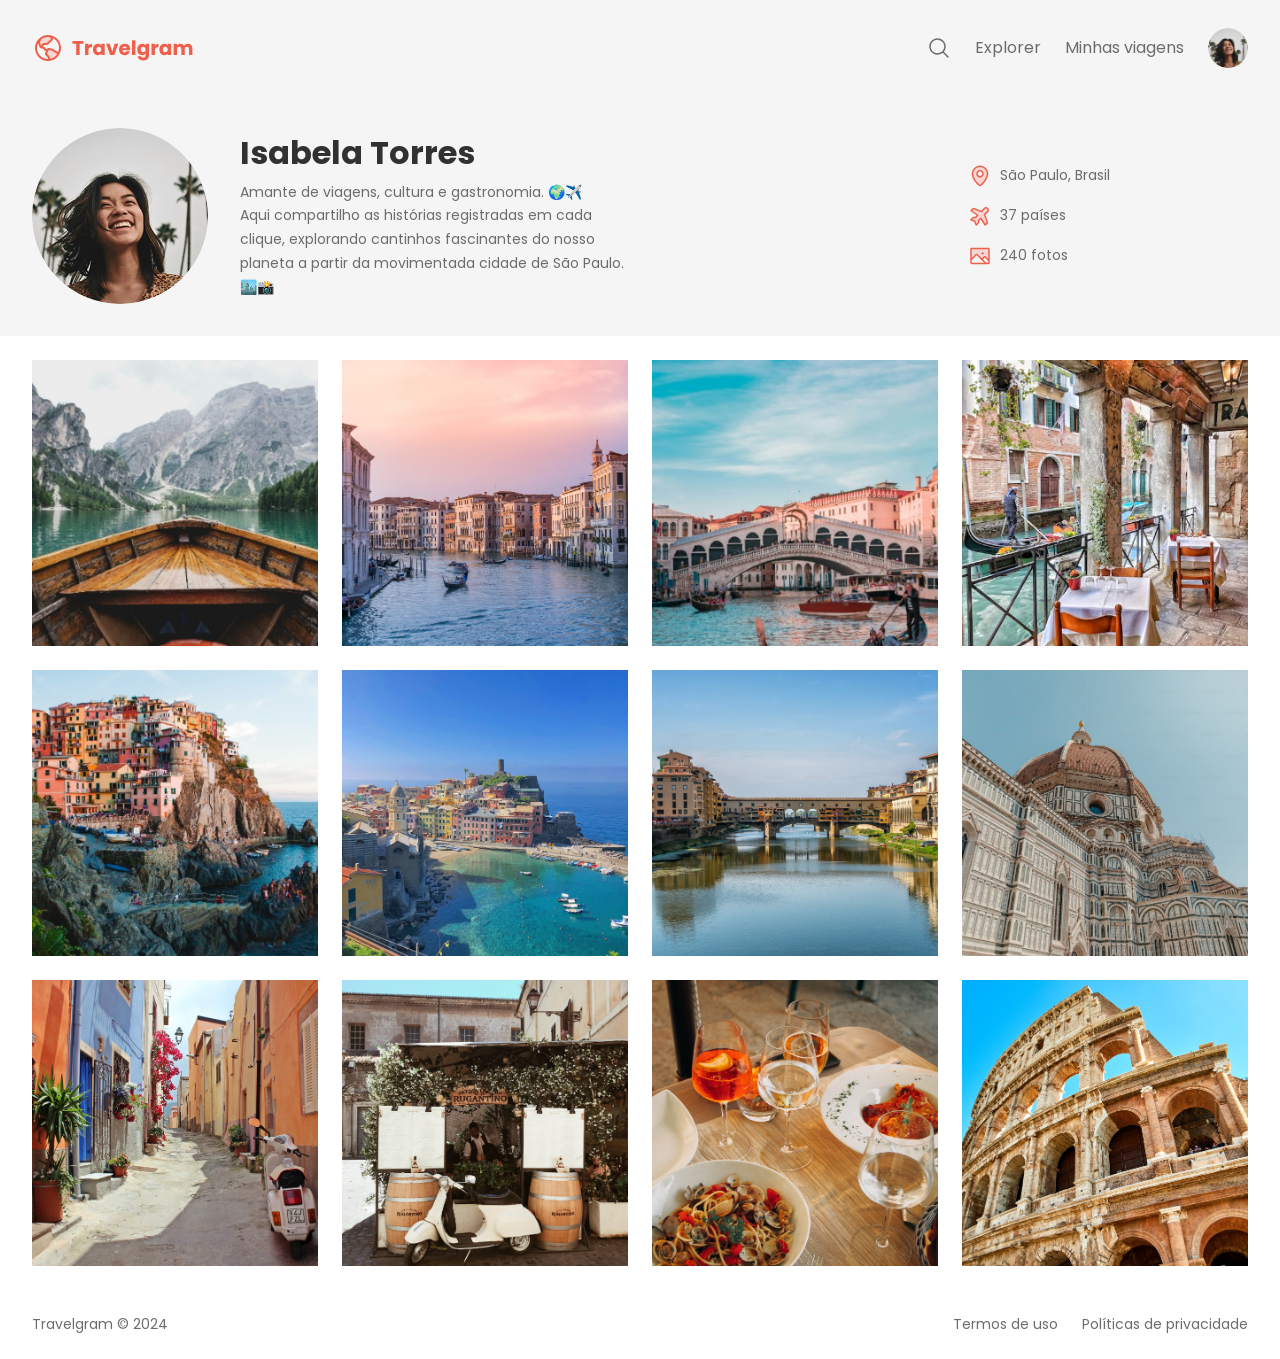
<file: Projeto-travelgram/index.html>
<!DOCTYPE html>
<html lang="pt-br">
<head>
    <link rel="preconnect" 
    href="https://fonts.googleapis.com">
    <link rel="preconnect" 
    href="https://fonts.gstatic.com" crossorigin>
    <meta charset="UTF-8">
    <meta name="viewport" 
    content="width=device-width, initial-scale=1.0">
    <title>Travelgram | Perfil de viagens</title>
    <link rel="stylesheet" href="styles/index.css">
    <link href="https://fonts.googleapis.com/css2?family=Poppins:wght@400;700&display=swap" rel="stylesheet">
</head>
<body>
    <div class="bg-surface-color">
        <nav class="container">
            <a href="#" id="logo">
                <img src="assets/Logo.svg" alt="logomarca">
            </a>
                <ul id="primarymenu">
                    <li>
                        <a href="#">
                            <img 
                            src="assets/icons/MagnifyingGlass.svg"
                            alt="pesquisa">
                        </a>
                    </li>
                    <li><a href="#">Explorer</a></li>
                    <li><a href="#">Minhas viagens</a></li>
                    <li><a href="#">
                        <img src="assets/Profile pic.png"
                        alt="Tmagem de Isabela Torres">
                    </a></li>
                </ul>
        </nav>
        <header>
                <div class="container">
                    <div id="profile">
                        <img src="assets/Profile pic.png" 
                        alt="Imagem de Isabela 
                        Torres">
                        <div>
                            <h1>Isabela Torres</h1>
                            <p>
                                Amante de viagens, cultura e gastronomia.
                                🌍✈️<br>  Aqui compartilho as histórias 
                                registradas em cada clique, explorando 
                                cantinhos fascinantes do nosso planeta 
                                a partir da movimentada cidade de São 
                                Paulo. 🏙️📸
                            </p>
                        </div>
                    </div>
                    <ul id="info">
                        <li>
                            <img src="assets/icons/MapPin.svg" 
                            alt="Icone de localização">
                            <span>São Paulo, Brasil</span>
                        </li>
                        <li>
                            <img src="assets/icons/AirplaneTilt.svg" 
                            alt="Icone de avião">
                            <span>37 países</span>
                        </li>
                        <li>
                            <img src="assets/icons/Image.svg" 
                            alt="Icone de imagem">
                            <span>240 fotos</span>
                        </li>
                    </ul>
                </div>
        </header>
    </div>
    <main class="container">
        <img src="assets/images/Image 01.png" alt="">
        <img src="assets/images/Image 02.png" alt="">
        <img src="assets/images/Image 03.png" alt="">
        <img src="assets/images/Image 04.png" alt="">
        <img src="assets/images/Image 05.png" alt="">
        <img src="assets/images/Image 06.png" alt="">
        <img src="assets/images/Image 07.png" alt="">
        <img src="assets/images/Image 08.png" alt="">
        <img src="assets/images/Image 09.png" alt="">
        <img src="assets/images/Image 10.png" alt="">
        <img src="assets/images/Image 11.png" alt="">
        <img src="assets/images/Image 12.png" alt="">
    </main>
    <footer class="container">
        <span>
            Travelgram &copy; 2024
        </span>
        <span>
            Termos de uso
        </span>
        <span>
            Políticas de privacidade
        </span>
    </footer>
</body>
</html>
</file>
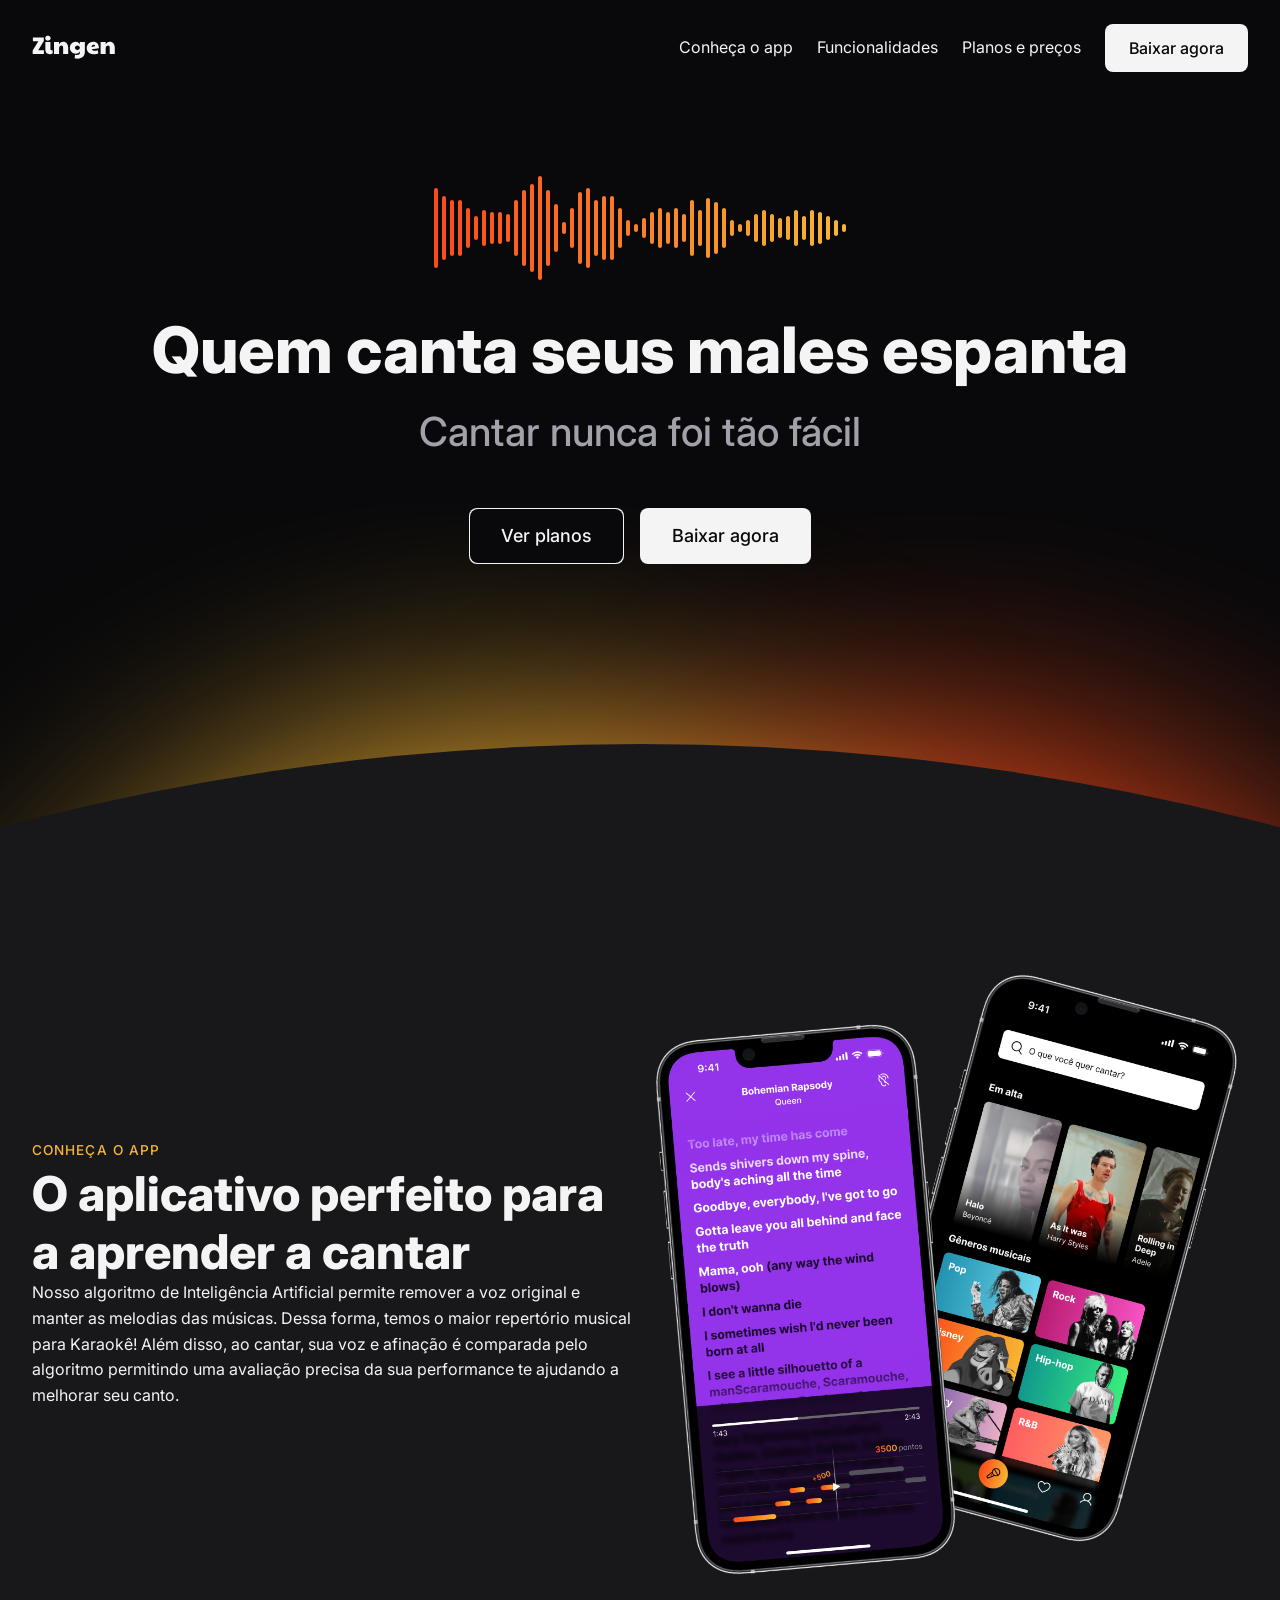
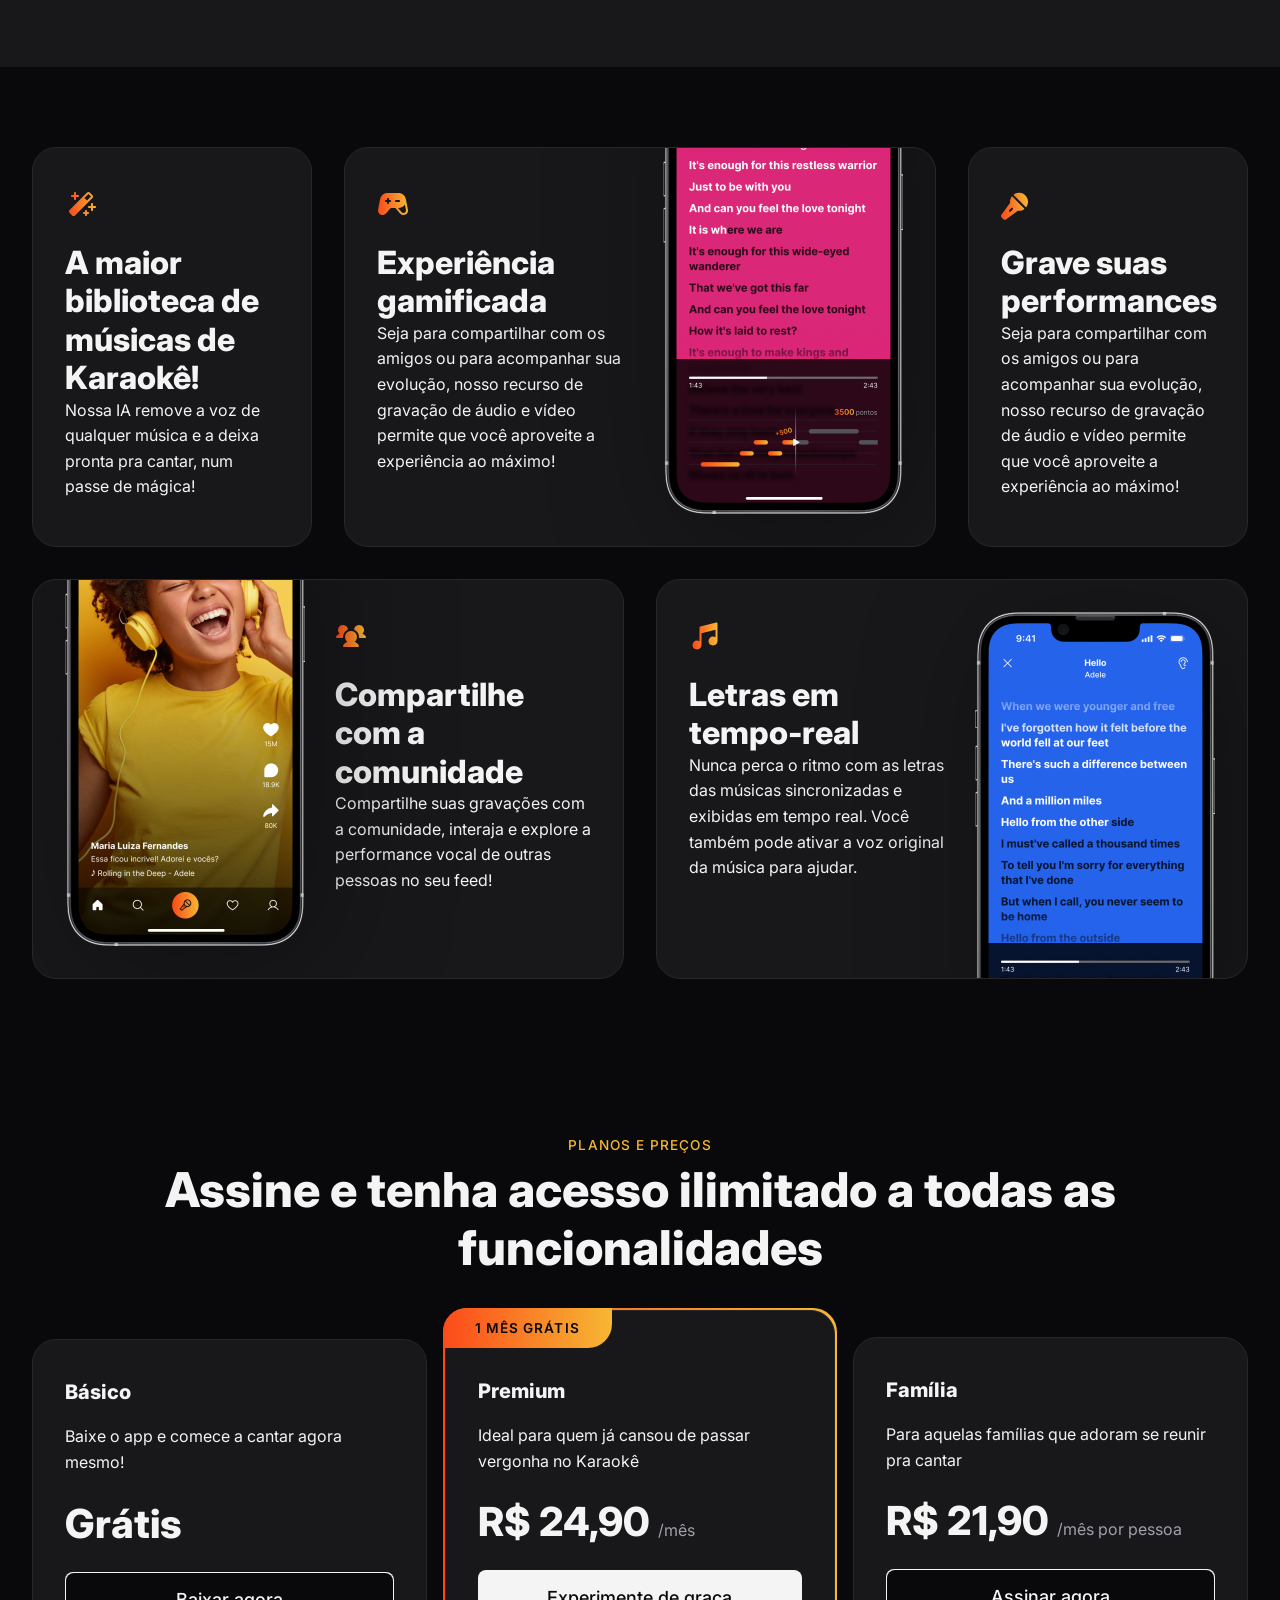
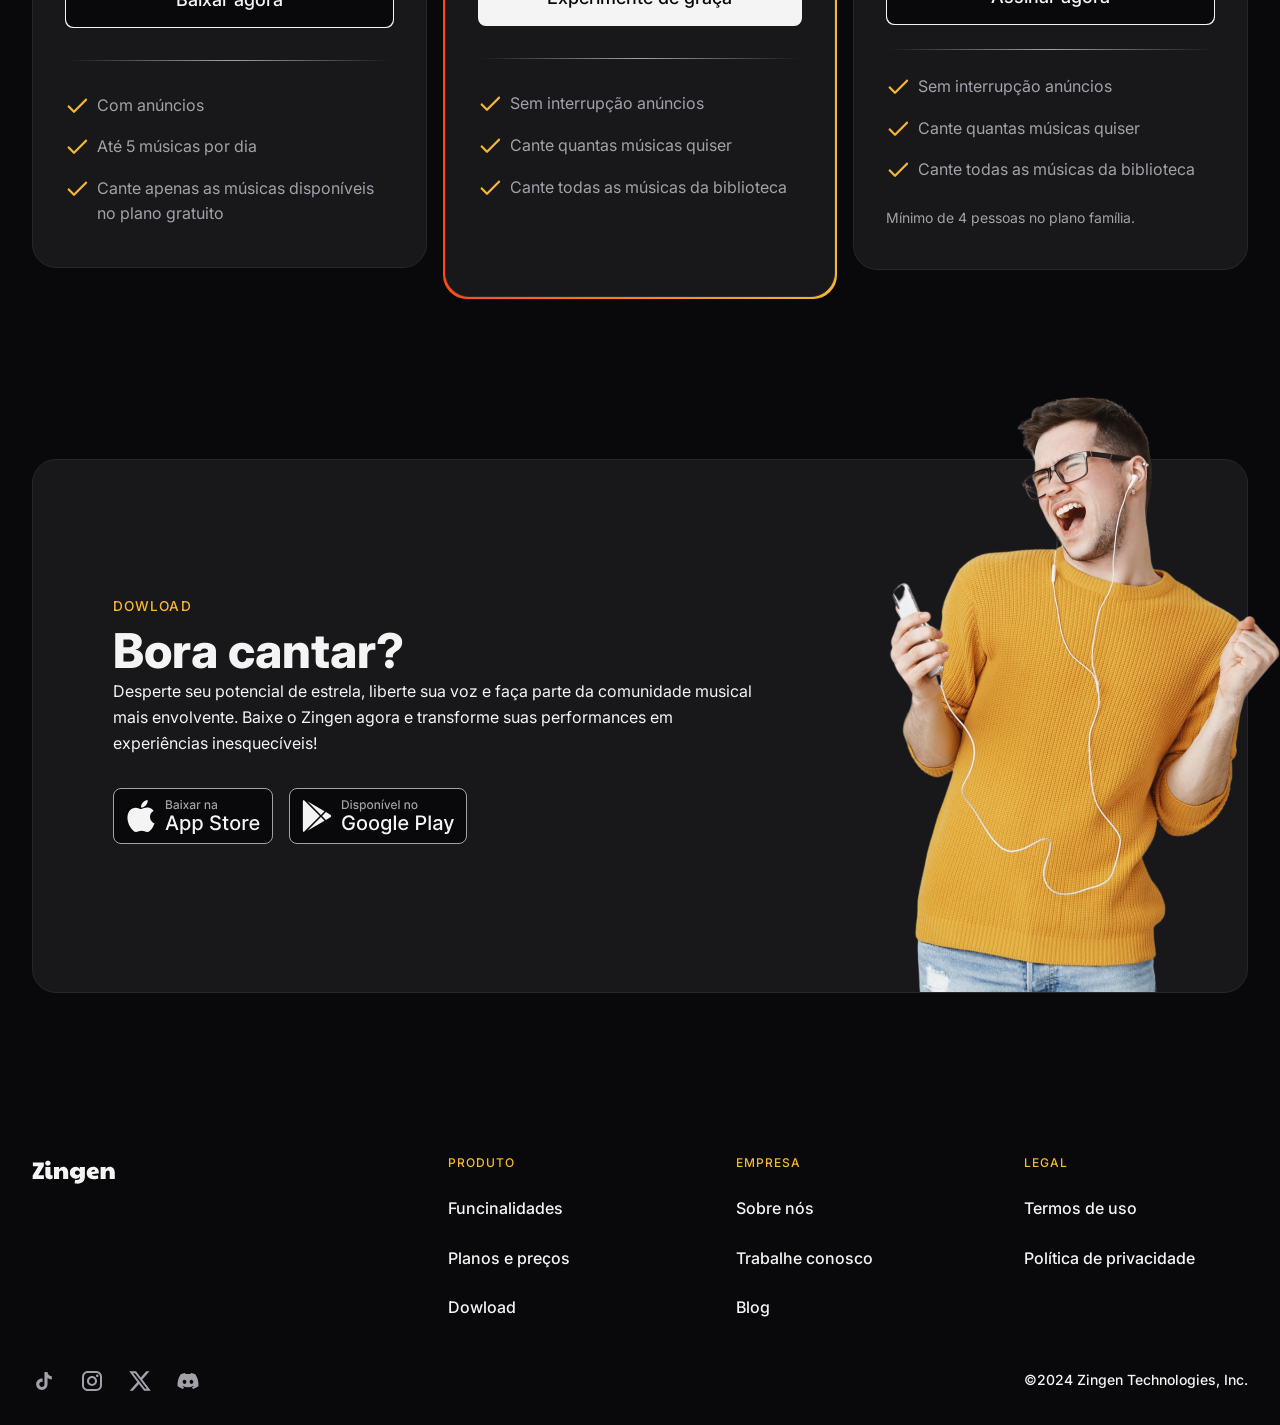
<file: Zingen/index.html>
<!DOCTYPE html>
<html lang="pt-br">
<head>
    <link rel="preconnect" 
    href="https://fonts.googleapis.com">
    <link rel="preconnect" 
    href="https://fonts.gstatic.com" crossorigin>
    <meta charset="UTF-8">
    <meta name="viewport" 
    content="width=device-width, initial-scale=1.0">
    <title>Zingen - Ka]raokê</title>
    <link href="https://fonts.googleapis.com/css2?family=Inter:ital,opsz,wght@0,14..32,100..900;1,14..32,100..900&display=swap" rel="stylesheet">
    <link rel="shortcut icon" href="assets/microfone.png" 
    type="image/x-icon">
    <link rel="stylesheet" href="styles/index.css">
</head>
<body>
    <header>
        <div class="container py-base">
            <nav class="flex items-center gap-1.5">
                <a href="#">
                    <img src="assets/Logo.svg" 
                    alt="logo Zingen">
                </a>

                <a href="#about" 
                class="desktop-only">Conheça o app</a>
                <a href="#features" 
                class="desktop-only">Funcionalidades</a>
                <a href="#pricing" 
                class="desktop-only">Planos e preços</a>

                <a href="#dowload" class="btn btn-sm">Baixar agora</a>
            </nav>
        </div>
    </header>

    <section id="hero">
        <div class="container py-xl">
            <img src="assets/music-bars.svg" alt="">
            <h1>Quem canta seus males espanta</h1>
            <p>Cantar nunca foi tão fácil</p>

            <div class="buttons flex items-center gap-1">
                <a href="#pricing" 
                aria-label="Ver planos" 
                class="btn btn-md"></a>
                <a href="#download" 
                class="btn btn-md">Baixar agora</a>
            </div>
        </div>
    </section>

    <section id="smartphones-img">
        <div class="container">
            <img src="assets/smartphones.png" alt="">
        </div>
        
    </section>

    <section id="about">
        <div class="container even-columns py-xl 
        items-center">
            <div>
                <header>
                    <strong>Conheça o App</strong>
                    <h2>O aplicativo perfeito 
                        para a aprender a cantar</h2>
                </header>
                <p>Nosso algoritmo de Inteligência 
                    Artificial permite remover a 
                    voz original e manter as melodias 
                    das músicas. Dessa forma, temos o 
                    maior repertório musical para 
                    Karaokê! Além disso, ao cantar, 
                    sua voz e afinação é comparada 
                    pelo algoritmo permitindo uma 
                    avaliação precisa da sua performance 
                    te ajudando a melhorar seu canto.</p>
            </div>    
            <div>
                <img class="desktop-only"
                src="assets/smartphones.png" alt="">
            </div>
        </div>
    </section>

    <section id="features">
        <div class="cards container py-xl grid gap-1.5">
            <div class="card py-lg px-lg">
                <img src="assets/icons/MagicWand.svg">
                <h3>A maior biblioteca de músicas de 
                    Karaokê!</h3>
                <p>
                    Nossa IA remove a voz de 
                    qualquer música e a deixa pronta 
                    pra cantar, num passe de mágica!
                </p>
            </div>
            <div class="card py-lg px-lg">
                <div>
                    <img src="assets/icons/GameController.svg">
                    <h3>Experiência gamificada</h3>
                    <p>
                        Seja para compartilhar com os 
                        amigos ou para acompanhar sua 
                        evolução, nosso recurso de gravação 
                        de áudio e vídeo permite que você 
                        aproveite a experiência ao máximo! 
                    </p>
                </div>
                <img class="desktop-only" src="assets/Tela 2.png" alt="">
            </div>
            <div class="card py-lg px-lg">
                <img 
                src="assets/icons/MicrophoneStage.svg">
                <h3> Grave suas performances</h3>
                <p>
                    Seja para compartilhar com os 
                    amigos ou para acompanhar sua 
                    evolução, nosso recurso de 
                    gravação de áudio e vídeo 
                    permite que você aproveite a 
                    experiência ao máximo! 
                </p>
            </div>
            <div class="card py-lg px-lg">
                <div>
                    <img src="assets/icons/UsersThree.svg">
                    <h3>Compartilhe com a comunidade</h3>
                    <p>
                        Compartilhe suas gravações 
                        com a comunidade, interaja e 
                        explore a performance vocal de 
                        outras pessoas no seu feed!
                    </p>
                </div>
                <img class="desktop-only" 
                src="assets/Tela 1.png">
            </div>
            <div class="card py-lg px-lg">
                <div>
                    <img src="assets/icons/MusicNotes.svg">
                    <h3>Letras em tempo-real</h3>
                    <p>
                        Nunca perca o ritmo com as 
                        letras das músicas 
                        sincronizadas e exibidas em 
                        tempo real. Você também pode 
                        ativar a voz original da 
                        música para ajudar.
                    </p>
                </div>
                <img class="desktop-only" 
                src="assets/Tela 3.png">
            </div>
        </div>
    </section>

    <section id="pricing">
        <div class="container py-xl">
            <header>
                <strong>Planos e preços</strong>
                <h2>Assine e tenha acesso ilimitado a
                    todas as funcionalidades</h2>
            </header>

            <div class="cards even-columns items-center">
                <div class="card py-lg px-lg">
                    <h3>Básico</h3>
                    <p>
                        Baixe o app e comece a cantar 
                        agora mesmo!
                    </p>
                    <zin-pricing>Grátis</zin-pricing>
                    <a href="#" class="btn btn-md"
                    aria-label="Baixar agora"></a>
                    <div class="separator"></div>

                    <ul role="list" class="grid gap-1">
                        <li>Com anúncios</li>
                        <li>Até 5 músicas por dia</li>
                        <li>Cante apenas as músicas 
                            disponíveis no plano 
                            gratuito</li>
                    </ul>
                </div>

                <div class="premium">
                    <div class="card py-lg px-lg">
                        <span>1 mês grátis</span>
                        <h3>Premium</h3>
                        <p>
                            Ideal para quem já 
                            cansou de passar vergonha 
                            no Karaokê
                        </p>
                        <zin-pricing>R$ 24,90
                            <small>/mês</small>
                        </zin-pricing>
                        <a href="#dowload" class="btn btn-md">Experimente de graça</a>
                        <div class="separator"></div>

                        <ul role="list" class="grid gap-1">
                            <li>Sem interrupção 
                                anúncios</li>
                            <li>Cante quantas músicas 
                                quiser</li>
                            <li>Cante todas as músicas 
                                da biblioteca
                            </li>
                        </ul>
                    </div>
                </div>

                <div class="card py-lg px-lg">
                    <h3>Família</h3>
                    <p>
                        Para aquelas famílias que 
                        adoram se reunir pra cantar
                    </p>
                    <zin-pricing>R$ 21,90 
                        <small>/mês por pessoa</small>
                    </zin-pricing>
                    <a href="#dowload" class="btn btn-md"
                    aria-label="Assinar agora"></a>
                    <div class="separator"></div>

                    <ul role="list" class="grid gap-1">
                        <li>Sem interrupção anúncios</li>
                        <li>Cante quantas músicas 
                            quiser</li>
                        <li>Cante todas as músicas 
                            da biblioteca
                        </li>
                    </ul>
                    
                    <small>Mínimo de 4 pessoas no 
                        plano família.</small>

                </div>
            </div>
        </div>
    </section>

    <section id="dowload">
        <div class="container py-xl">
            <div class="card px-lg even-columns
                items-center">
                <div>
                    <header>
                        <strong>dowload</strong>
                        <h2>Bora cantar?</h2>
                    </header>

                    <p>
                        Desperte seu potencial de 
                        estrela, liberte sua voz e 
                        faça parte da comunidade 
                        musical mais envolvente. 
                        Baixe o Zingen agora e 
                        transforme suas performances 
                        em experiências inesquecíveis!
                    </p>

                    <div class="buttons flex gap-1">
                        <a href="#">
                            <img src="assets/App store button.svg" alt="Baixar da Apple Store">
                        </a>
                        <a href="#">
                            <img src="assets/Play Store button.svg" alt="Baixar da Play Store">
                        </a>
                    </div>
                </div>

                <img src="assets/rapaz-ouvindo-musica-com-fones-de-ouvido-e-cantando-no-aplicativo-de-karaoke-removebg 1.png" alt="">
            </div>
        </div>
    </section>

    <footer>
        <div class="container py-xl grid">
            <section class="grid top">
                <img src="assets/Logo.svg" alt="">

                <nav class="even-columns">
                    <ul role="list" class="grid gap-1.5">
                        <li class="title">Produto</li>
                        <li>
                            <a href="#features">Funcinalidades</a>
                        </li>
                        <li>
                            <a href="#pricing">Planos e preços</a>
                        </li>
                        <li>
                            <a href="#dowload">Dowload</a>
                        </li>
                    </ul>
                    
                    <ul role="list" class="grid gap-1.5">
                        <li class="title">Empresa</li>
                        <li>
                            <a href="#About">Sobre nós</a>
                        </li>
                        <li>
                            <a href="#">Trabalhe conosco</a>
                        </li>
                        <li>
                            <a href="#">Blog</a>
                        </li>
                    </ul>
                    
                    <ul role="list" class="grid gap-1.5">
                        <li class="title">Legal</li>
                        <li>
                            <a href="#">Termos de uso</a>
                        </li>
                        <li>
                            <a href="#">Política de privacidade</a>
                        </li>
                    </ul>
                </nav>
            </section>
            <section class="bottom flex gap-1.5">
                <div class="flex gap-1.5">
                    <a href="#" class="social" 
                    aria-label="tiktok"></a>
                    <a href="#" class="social" 
                    aria-label="instagram"></a>
                    <a href="#" class="social" 
                    aria-label="twitter"></a>
                    <a href="#" class="social" 
                    aria-label="discord"></a>
                </div>
                <span class="copy">©2024 Zingen Technologies, Inc.</span>
            </section>
        </div>
    </footer>
</body>
</html>
</file>
<file: Fromulário-de-matrícula/style/index.css>
@import url(global.css);
@import url(layout.css);
@import url(forms.css);
</file>
<file: Patins-animation/styles/index.css>
@import url(global.css);
@import url(header.css);
@import url(hero.css);
@import url(banner.css);
@import url(gallery.css);
@import url(footer.css);
</file>
<file: Portal-de-notícias/styles/index.css>
@import url(global.css);
@import url(utility.css);
@import url(header.css);
@import url(section.css);
</file>
<file: Portifolio-dev/styles/index.css>
@import url(global.css);
@import url(header.css);
@import url(utility.css);
@import url(main.css);
@import url(aside.css);
@import url(footer.css);
</file>
<file: Projeto-travelgram/styles/index.css>
@import url(global.css);
@import url(nav.css);
@import url(header.css);
@import url(main.css);
@import url(footer.css);
</file>
<file: Zingen/styles/index.css>
@import url(global.css);
@import url(utility.css);
@import url(buttons.css);
@import url(social.css);
@import url(header.css);
@import url(hero.css);
@import url(sections.css);
@import url(about.css);
@import url(cards.css);
@import url(features.css) (width >= 80em);
@import url(pricing.css);
@import url(dowload.css);
@import url(footer.css);
</file>
